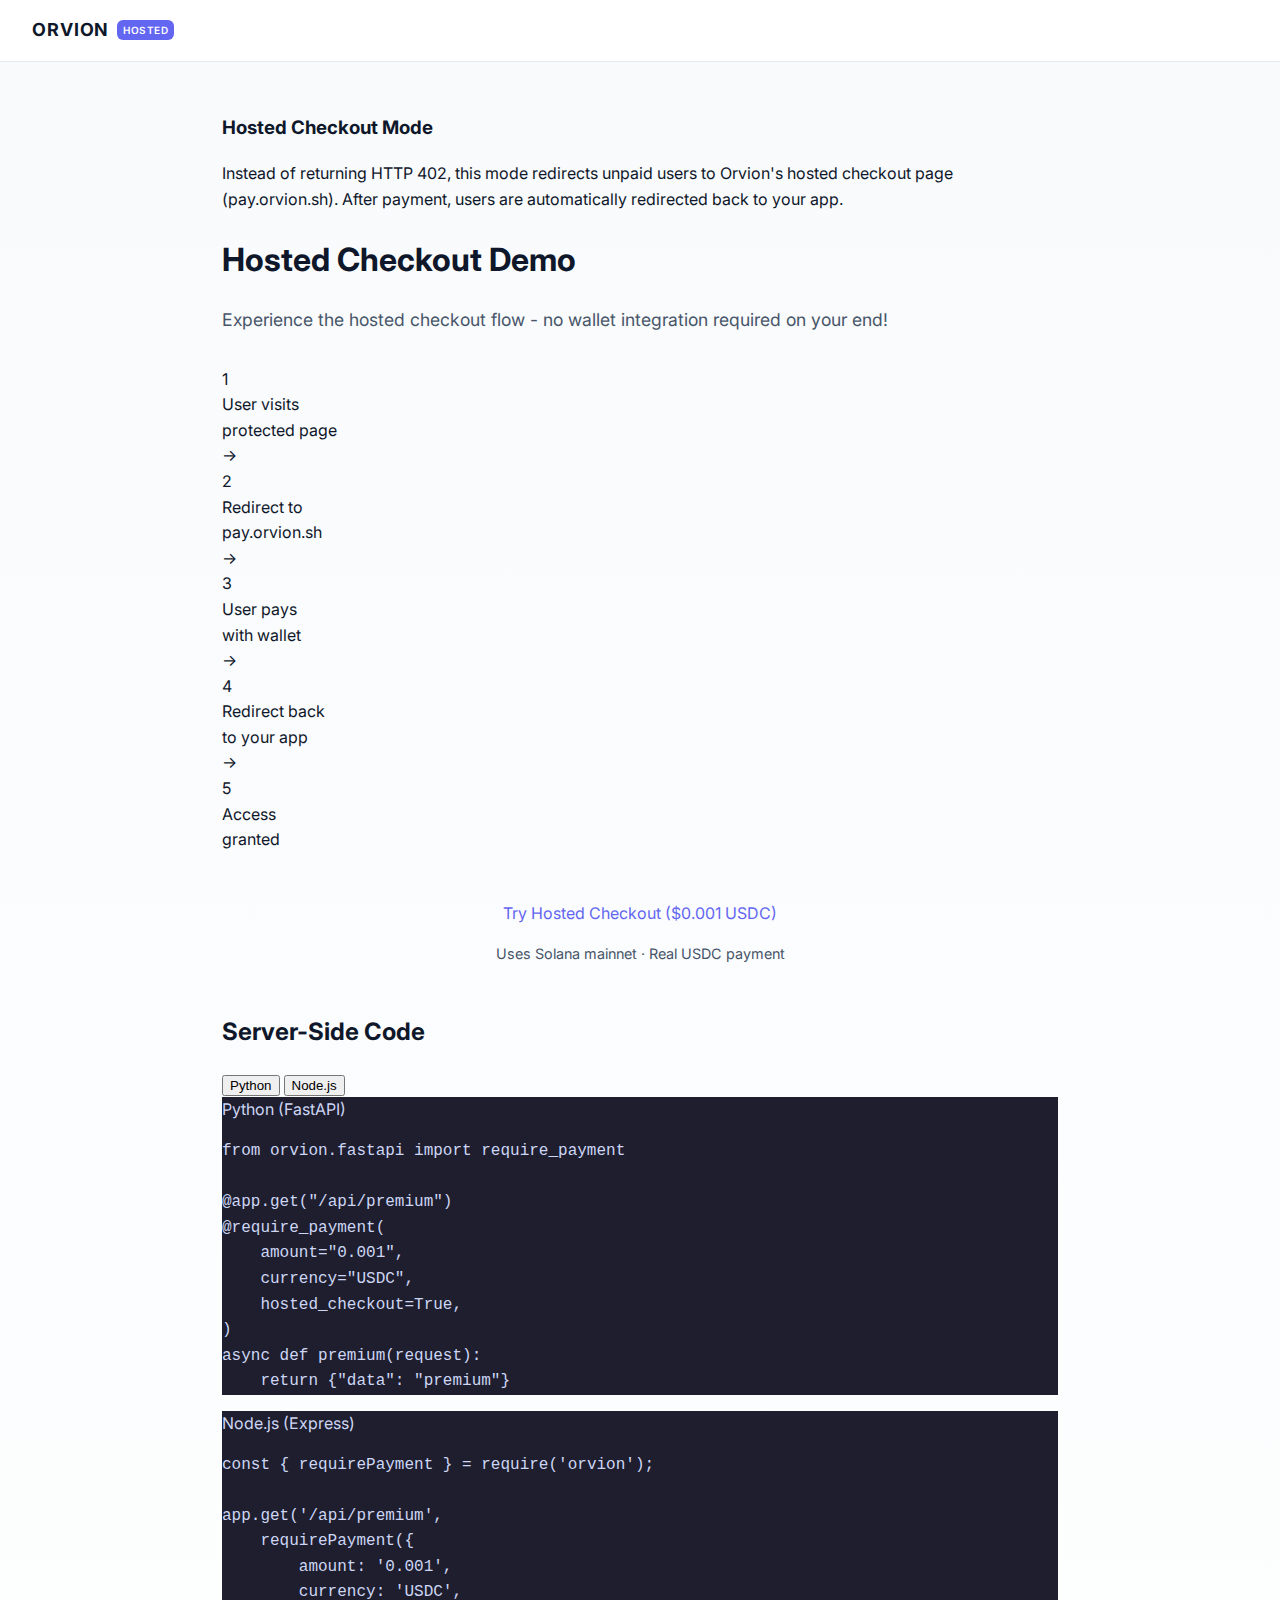
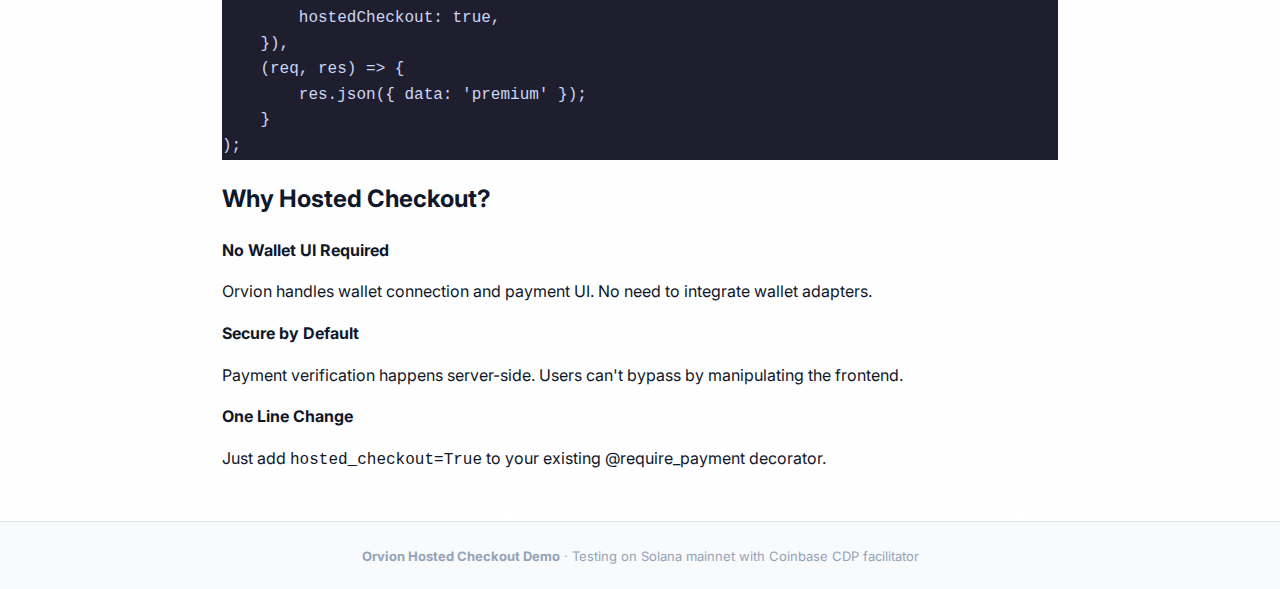
<file: hosted-checkout/static/index.html>
<!DOCTYPE html>
<html lang="en">

<head>
    <meta charset="UTF-8">
    <meta name="viewport" content="width=device-width, initial-scale=1.0">
    <title>Hosted Checkout Demo - Orvion</title>
    <link rel="stylesheet" href="/static/style.css">
    <link rel="preconnect" href="https://fonts.googleapis.com">
    <link rel="preconnect" href="https://fonts.gstatic.com" crossorigin>
    <link
        href="https://fonts.googleapis.com/css2?family=Inter:wght@400;500;600;700&family=JetBrains+Mono:wght@400;500&display=swap"
        rel="stylesheet">
</head>

<body class="light-theme">
    <!-- Header -->
    <header class="demo-header">
        <div class="header-left">
            <a href="/" class="logo-link">
                <span class="logo-text">ORVION</span>
                <span class="logo-badge">HOSTED</span>
            </a>
        </div>
    </header>

    <main class="premium-main" style="max-width: 900px; margin: 0 auto; padding: 2rem;">
        <!-- Info Box -->
        <div class="info-box hosted">
            <h3>Hosted Checkout Mode</h3>
            <p>
                Instead of returning HTTP 402, this mode redirects unpaid users to Orvion's hosted checkout page
                (pay.orvion.sh).
                After payment, users are automatically redirected back to your app.
            </p>
        </div>

        <h1>Hosted Checkout Demo</h1>
        <p style="font-size: 1.1rem; color: var(--text-secondary); margin-bottom: 2rem;">
            Experience the hosted checkout flow - no wallet integration required on your end!
        </p>

        <!-- Flow Diagram -->
        <div class="flow-diagram">
            <div class="flow-step">
                <div class="flow-step-icon">1</div>
                <div class="flow-step-label">User visits<br>protected page</div>
            </div>
            <div class="flow-arrow">→</div>
            <div class="flow-step">
                <div class="flow-step-icon">2</div>
                <div class="flow-step-label">Redirect to<br>pay.orvion.sh</div>
            </div>
            <div class="flow-arrow">→</div>
            <div class="flow-step">
                <div class="flow-step-icon">3</div>
                <div class="flow-step-label">User pays<br>with wallet</div>
            </div>
            <div class="flow-arrow">→</div>
            <div class="flow-step">
                <div class="flow-step-icon">4</div>
                <div class="flow-step-label">Redirect back<br>to your app</div>
            </div>
            <div class="flow-arrow">→</div>
            <div class="flow-step">
                <div class="flow-step-icon">5</div>
                <div class="flow-step-label">Access<br>granted</div>
            </div>
        </div>

        <!-- Try It Button -->
        <div style="text-align: center; margin: 3rem 0;">
            <a href="/api/premium" class="btn-try">
                <span></span>
                <span>Try Hosted Checkout ($0.001 USDC)</span>
            </a>
            <p style="margin-top: 1rem; color: var(--text-secondary); font-size: 0.9rem;">
                Uses Solana mainnet · Real USDC payment
            </p>
        </div>

        <!-- Code Example -->
        <h2>Server-Side Code</h2>

        <!-- Language Tabs -->
        <div class="code-tabs">
            <button class="code-tab active" data-lang="python">Python</button>
            <button class="code-tab" data-lang="nodejs">Node.js</button>
        </div>

        <div class="code-panels">
            <!-- Python Code -->
            <div class="code-panel active" id="python-code">
                <div class="code-box highlight">
                    <div class="code-box-header">Python (FastAPI)</div>
                    <pre><code><span class="kw">from</span> orvion.fastapi <span class="kw">import</span> require_payment

<span class="dec">@</span>app.get(<span class="str">"/api/premium"</span>)
<span class="dec">@</span>require_payment(
    amount=<span class="str">"0.001"</span>,
    currency=<span class="str">"USDC"</span>,
    <span class="hl">hosted_checkout=True,</span>
)
<span class="kw">async def</span> <span class="fn">premium</span>(request):
    <span class="kw">return</span> {<span class="str">"data"</span>: <span class="str">"premium"</span>}</code></pre>
                </div>
            </div>

            <!-- Node.js Code -->
            <div class="code-panel" id="nodejs-code">
                <div class="code-box highlight">
                    <div class="code-box-header">Node.js (Express)</div>
                    <pre><code><span class="kw">const</span> { requirePayment } = <span class="fn">require</span>(<span class="str">'orvion'</span>);

app.<span class="fn">get</span>(<span class="str">'/api/premium'</span>, 
    <span class="fn">requirePayment</span>({
        amount: <span class="str">'0.001'</span>,
        currency: <span class="str">'USDC'</span>,
        <span class="hl">hostedCheckout: true,</span>
    }),
    (req, res) => {
        res.<span class="fn">json</span>({ <span class="str">data</span>: <span class="str">'premium'</span> });
    }
);</code></pre>
                </div>
            </div>
        </div>

        <!-- Benefits -->
        <h2>Why Hosted Checkout?</h2>
        <div class="benefits-grid">
            <div class="benefit-item">
                <span class="benefit-icon"></span>
                <div>
                    <strong>No Wallet UI Required</strong>
                    <p>Orvion handles wallet connection and payment UI. No need to integrate wallet adapters.</p>
                </div>
            </div>
            <div class="benefit-item">
                <span class="benefit-icon"></span>
                <div>
                    <strong>Secure by Default</strong>
                    <p>Payment verification happens server-side. Users can't bypass by manipulating the frontend.</p>
                </div>
            </div>
            <div class="benefit-item">
                <span class="benefit-icon"></span>
                <div>
                    <strong>One Line Change</strong>
                    <p>Just add <code>hosted_checkout=True</code> to your existing @require_payment decorator.</p>
                </div>
            </div>
        </div>
    </main>

    <!-- Footer -->
    <footer class="demo-footer">
        <p>
            <strong>Orvion Hosted Checkout Demo</strong> ·
            Testing on Solana mainnet with Coinbase CDP facilitator
        </p>
    </footer>

    <script>
        // Code tab switching
        document.querySelectorAll('.code-tab').forEach(tab => {
            tab.addEventListener('click', () => {
                const lang = tab.dataset.lang;

                // Update tabs
                document.querySelectorAll('.code-tab').forEach(t => t.classList.remove('active'));
                tab.classList.add('active');

                // Update panels
                document.querySelectorAll('.code-panel').forEach(p => p.classList.remove('active'));
                document.getElementById(`${lang}-code`)?.classList.add('active');
            });
        });
    </script>
</body>

</html>
</file>
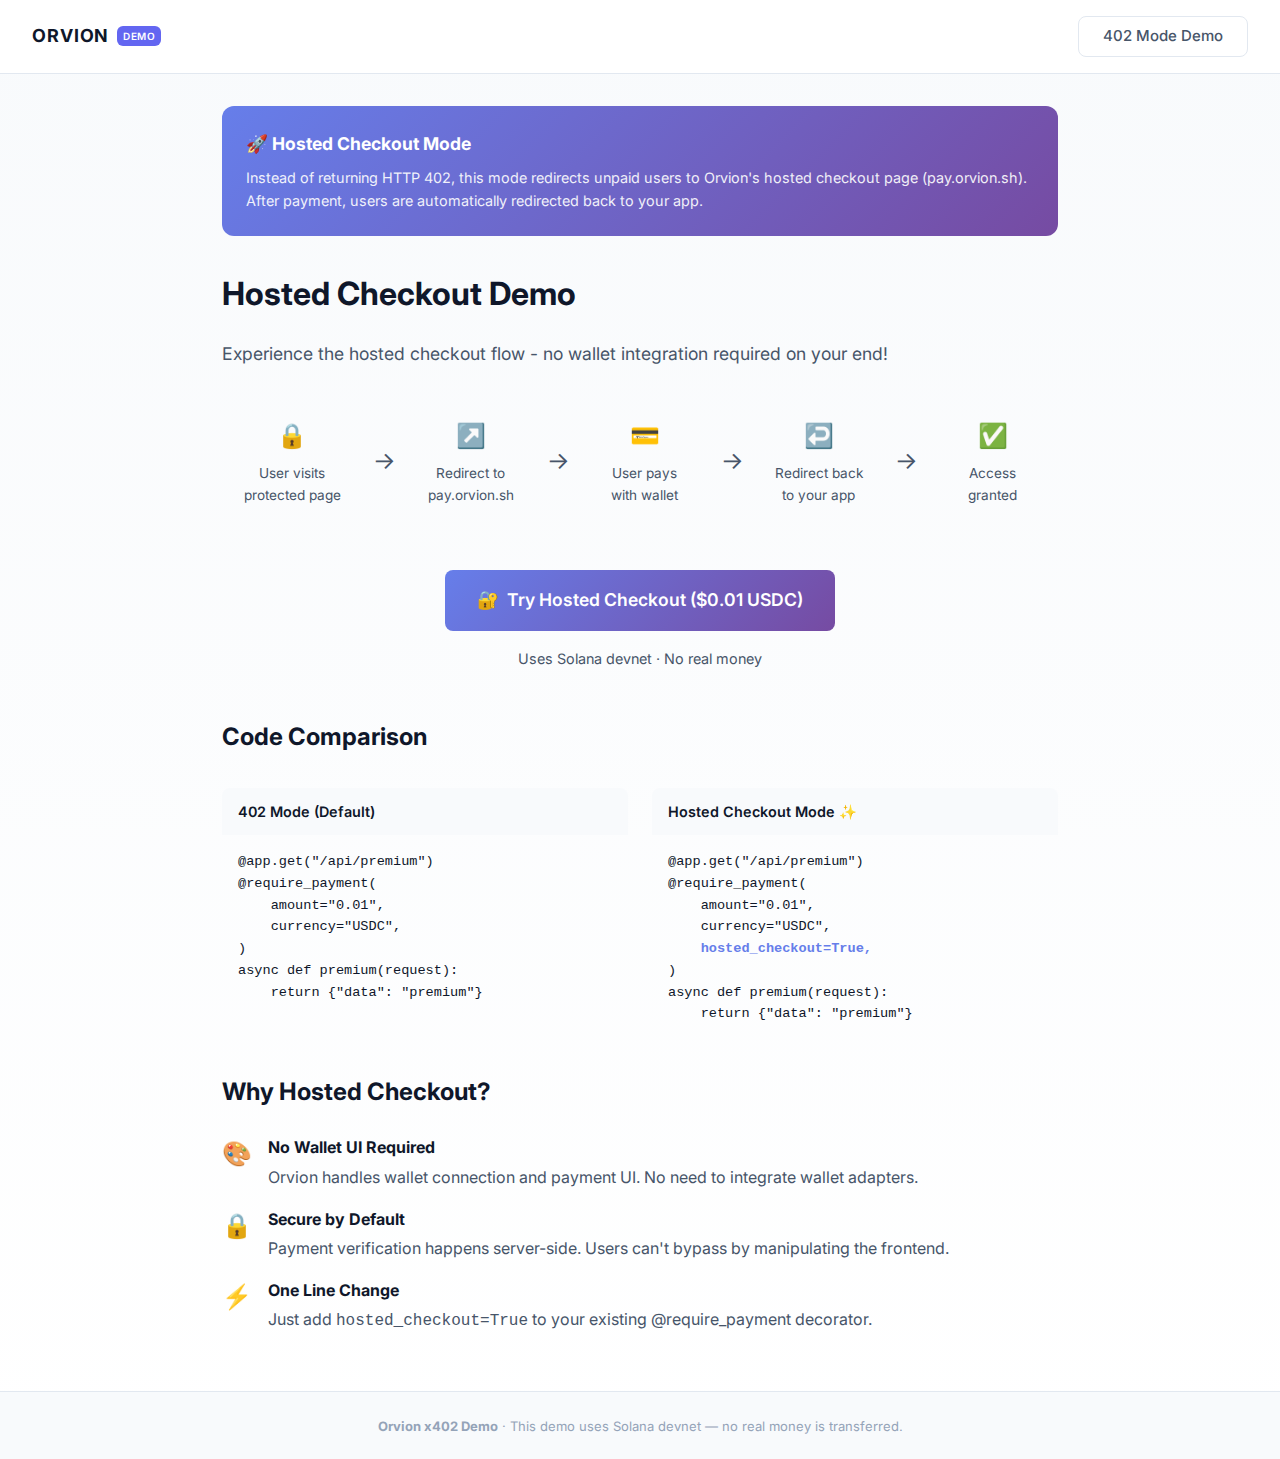
<file: static/premium-hosted.html>
<!DOCTYPE html>
<html lang="en">
<head>
    <meta charset="UTF-8">
    <meta name="viewport" content="width=device-width, initial-scale=1.0">
    <title>Hosted Checkout Demo - Orvion</title>
    <link rel="stylesheet" href="/static/style.css">
    <link rel="preconnect" href="https://fonts.googleapis.com">
    <link rel="preconnect" href="https://fonts.gstatic.com" crossorigin>
    <link href="https://fonts.googleapis.com/css2?family=Inter:wght@400;500;600;700&family=JetBrains+Mono:wght@400;500&display=swap" rel="stylesheet">
    <style>
        .hosted-checkout-info {
            background: linear-gradient(135deg, #667eea 0%, #764ba2 100%);
            color: white;
            padding: 1.5rem;
            border-radius: 12px;
            margin-bottom: 2rem;
        }
        .hosted-checkout-info h3 {
            margin: 0 0 0.5rem 0;
            font-size: 1.1rem;
        }
        .hosted-checkout-info p {
            margin: 0;
            opacity: 0.9;
            font-size: 0.9rem;
        }
        .flow-diagram {
            display: flex;
            align-items: center;
            justify-content: center;
            gap: 1rem;
            margin: 2rem 0;
            flex-wrap: wrap;
        }
        .flow-step {
            background: var(--card-bg);
            border: 1px solid var(--border-color);
            border-radius: 8px;
            padding: 1rem;
            text-align: center;
            min-width: 120px;
        }
        .flow-step-icon {
            font-size: 1.5rem;
            margin-bottom: 0.5rem;
        }
        .flow-step-label {
            font-size: 0.85rem;
            color: var(--text-secondary);
        }
        .flow-arrow {
            font-size: 1.5rem;
            color: var(--text-secondary);
        }
        .try-button {
            display: inline-flex;
            align-items: center;
            gap: 0.5rem;
            background: linear-gradient(135deg, #667eea 0%, #764ba2 100%);
            color: white;
            padding: 1rem 2rem;
            border-radius: 8px;
            font-size: 1.1rem;
            font-weight: 600;
            text-decoration: none;
            transition: transform 0.2s, box-shadow 0.2s;
        }
        .try-button:hover {
            transform: translateY(-2px);
            box-shadow: 0 4px 20px rgba(102, 126, 234, 0.4);
        }
        .success-banner {
            background: #10b981;
            color: white;
            padding: 1rem;
            border-radius: 8px;
            margin-bottom: 2rem;
            display: flex;
            align-items: center;
            gap: 0.75rem;
        }
        .success-banner.hidden {
            display: none;
        }
        .code-comparison {
            display: grid;
            grid-template-columns: 1fr 1fr;
            gap: 1.5rem;
            margin: 2rem 0;
        }
        @media (max-width: 768px) {
            .code-comparison {
                grid-template-columns: 1fr;
            }
        }
        .code-box {
            background: var(--card-bg);
            border: 1px solid var(--border-color);
            border-radius: 8px;
            overflow: hidden;
        }
        .code-box-header {
            background: var(--bg-secondary);
            padding: 0.75rem 1rem;
            border-bottom: 1px solid var(--border-color);
            font-weight: 600;
            font-size: 0.9rem;
        }
        .code-box pre {
            margin: 0;
            padding: 1rem;
            font-size: 0.85rem;
            overflow-x: auto;
        }
    </style>
</head>
<body class="light-theme">
    <!-- Header -->
    <header class="demo-header">
        <div class="header-left">
            <a href="/" class="logo-link">
                <span class="logo-text">ORVION</span>
                <span class="logo-badge">DEMO</span>
            </a>
        </div>
        <div class="header-right">
            <a href="/premium" class="btn btn-ghost">402 Mode Demo</a>
        </div>
    </header>

    <main class="premium-main" style="max-width: 900px; margin: 0 auto; padding: 2rem;">
        <!-- Success Banner (shown after payment) -->
        <div id="success-banner" class="success-banner hidden">
            <span style="font-size: 1.5rem;">✓</span>
            <div>
                <strong>Payment Successful!</strong>
                <p style="margin: 0; opacity: 0.9; font-size: 0.9rem;">You've been redirected back after completing payment on pay.orvion.sh</p>
            </div>
        </div>

        <!-- Info Box -->
        <div class="hosted-checkout-info">
            <h3>🚀 Hosted Checkout Mode</h3>
            <p>
                Instead of returning HTTP 402, this mode redirects unpaid users to Orvion's hosted checkout page (pay.orvion.sh).
                After payment, users are automatically redirected back to your app.
            </p>
        </div>

        <h1>Hosted Checkout Demo</h1>
        <p style="font-size: 1.1rem; color: var(--text-secondary); margin-bottom: 2rem;">
            Experience the hosted checkout flow - no wallet integration required on your end!
        </p>

        <!-- Flow Diagram -->
        <div class="flow-diagram">
            <div class="flow-step">
                <div class="flow-step-icon">🔒</div>
                <div class="flow-step-label">User visits<br>protected page</div>
            </div>
            <div class="flow-arrow">→</div>
            <div class="flow-step">
                <div class="flow-step-icon">↗️</div>
                <div class="flow-step-label">Redirect to<br>pay.orvion.sh</div>
            </div>
            <div class="flow-arrow">→</div>
            <div class="flow-step">
                <div class="flow-step-icon">💳</div>
                <div class="flow-step-label">User pays<br>with wallet</div>
            </div>
            <div class="flow-arrow">→</div>
            <div class="flow-step">
                <div class="flow-step-icon">↩️</div>
                <div class="flow-step-label">Redirect back<br>to your app</div>
            </div>
            <div class="flow-arrow">→</div>
            <div class="flow-step">
                <div class="flow-step-icon">✅</div>
                <div class="flow-step-label">Access<br>granted</div>
            </div>
        </div>

        <!-- Try It Button -->
        <div style="text-align: center; margin: 3rem 0;">
            <a href="/api/premium-hosted" class="try-button">
                <span>🔐</span>
                <span>Try Hosted Checkout ($0.01 USDC)</span>
            </a>
            <p style="margin-top: 1rem; color: var(--text-secondary); font-size: 0.9rem;">
                Uses Solana devnet · No real money
            </p>
        </div>

        <!-- Code Comparison -->
        <h2>Code Comparison</h2>
        <div class="code-comparison">
            <div class="code-box">
                <div class="code-box-header">402 Mode (Default)</div>
                <pre><code>@app.get("/api/premium")
@require_payment(
    amount="0.01",
    currency="USDC",
)
async def premium(request):
    return {"data": "premium"}</code></pre>
            </div>
            <div class="code-box">
                <div class="code-box-header">Hosted Checkout Mode ✨</div>
                <pre><code>@app.get("/api/premium")
@require_payment(
    amount="0.01",
    currency="USDC",
    <strong style="color: #667eea;">hosted_checkout=True,</strong>
)
async def premium(request):
    return {"data": "premium"}</code></pre>
            </div>
        </div>

        <!-- Benefits -->
        <h2>Why Hosted Checkout?</h2>
        <div style="display: grid; gap: 1rem; margin: 1.5rem 0;">
            <div style="display: flex; align-items: flex-start; gap: 1rem;">
                <span style="font-size: 1.5rem;">🎨</span>
                <div>
                    <strong>No Wallet UI Required</strong>
                    <p style="margin: 0.25rem 0 0 0; color: var(--text-secondary);">
                        Orvion handles wallet connection and payment UI. No need to integrate wallet adapters.
                    </p>
                </div>
            </div>
            <div style="display: flex; align-items: flex-start; gap: 1rem;">
                <span style="font-size: 1.5rem;">🔒</span>
                <div>
                    <strong>Secure by Default</strong>
                    <p style="margin: 0.25rem 0 0 0; color: var(--text-secondary);">
                        Payment verification happens server-side. Users can't bypass by manipulating the frontend.
                    </p>
                </div>
            </div>
            <div style="display: flex; align-items: flex-start; gap: 1rem;">
                <span style="font-size: 1.5rem;">⚡</span>
                <div>
                    <strong>One Line Change</strong>
                    <p style="margin: 0.25rem 0 0 0; color: var(--text-secondary);">
                        Just add <code>hosted_checkout=True</code> to your existing @require_payment decorator.
                    </p>
                </div>
            </div>
        </div>
    </main>

    <!-- Footer -->
    <footer class="demo-footer">
        <p>
            <strong>Orvion x402 Demo</strong> · 
            This demo uses Solana devnet — no real money is transferred.
        </p>
    </footer>

    <script>
        // Check if we just returned from payment
        const urlParams = new URLSearchParams(window.location.search);
        const chargeId = urlParams.get('charge_id');
        
        if (chargeId) {
            // Show success banner
            document.getElementById('success-banner').classList.remove('hidden');
            
            // Clean up URL (remove query params)
            const cleanUrl = window.location.pathname;
            window.history.replaceState({}, document.title, cleanUrl);
        }
    </script>
</body>
</html>
</file>
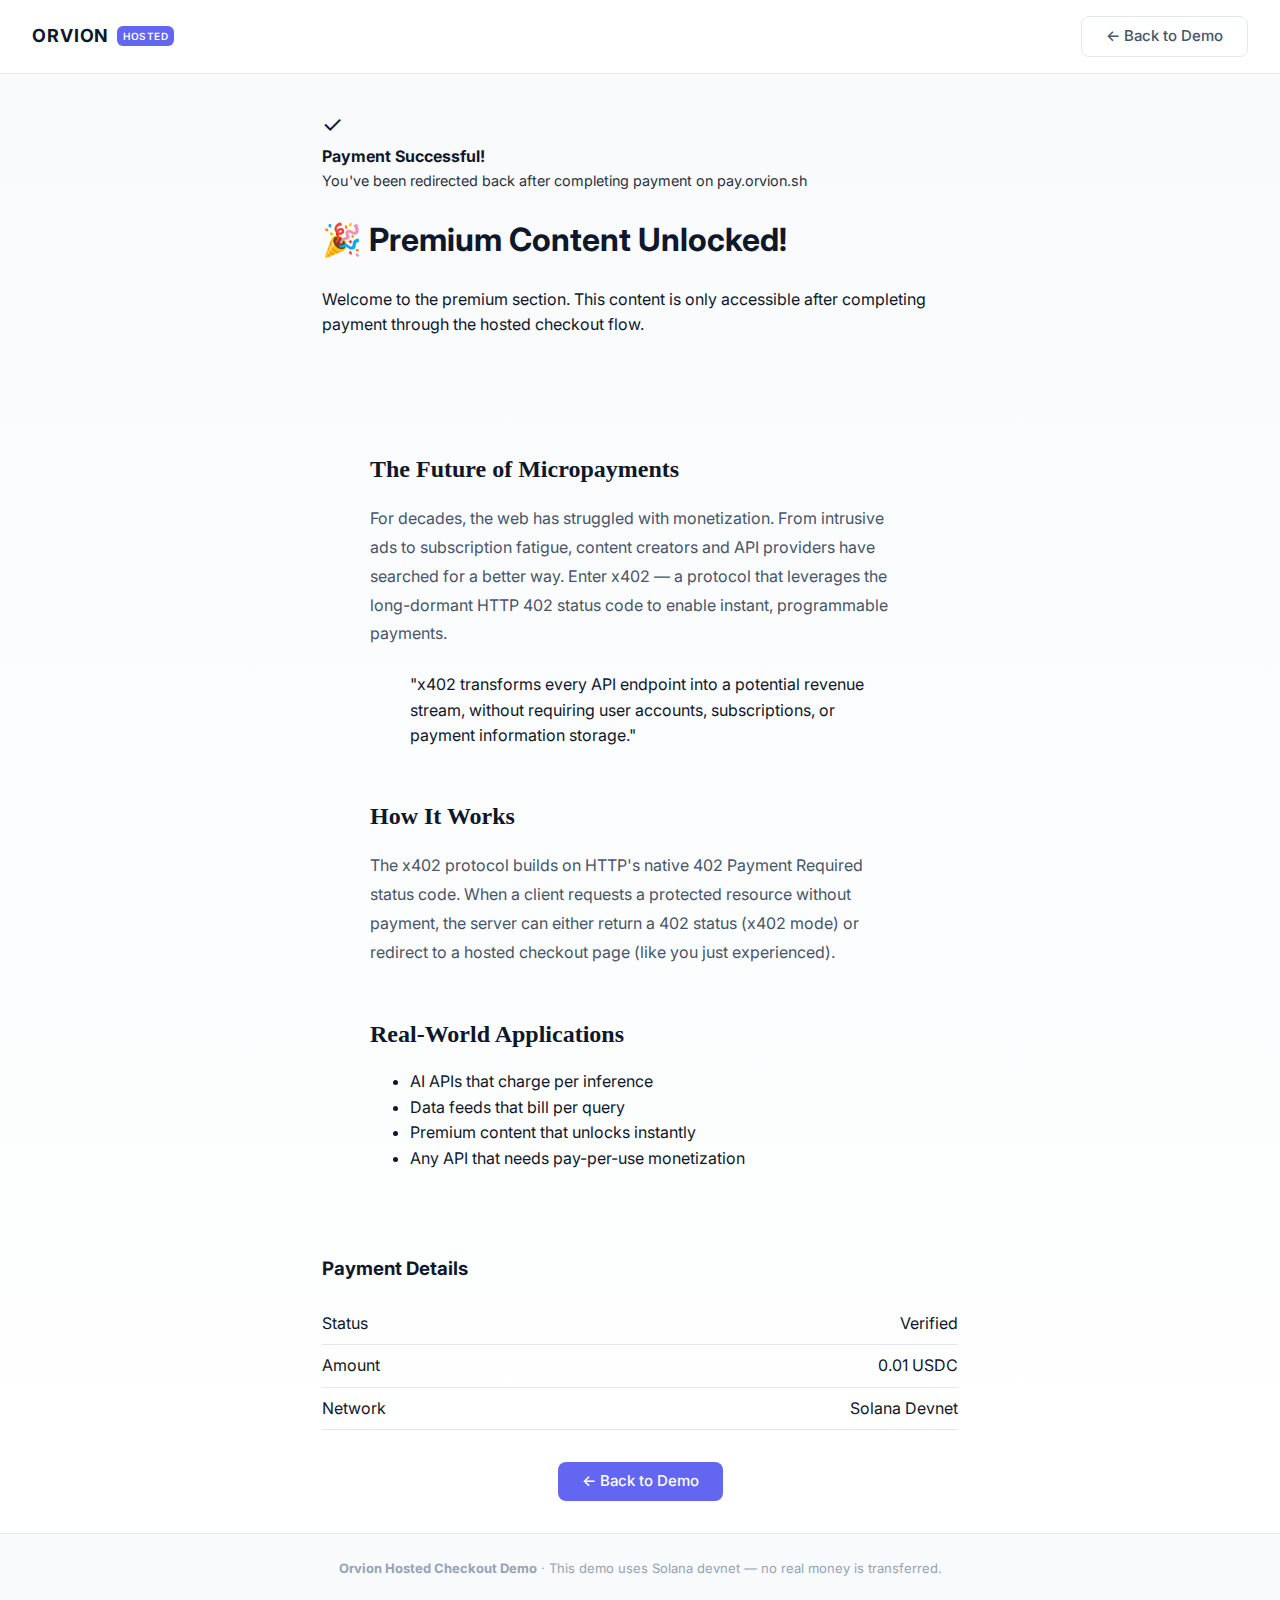
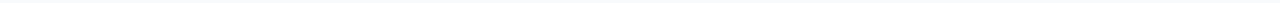
<file: hosted-checkout/static/premium.html>
<!DOCTYPE html>
<html lang="en">
<head>
    <meta charset="UTF-8">
    <meta name="viewport" content="width=device-width, initial-scale=1.0">
    <title>Premium Content - Orvion</title>
    <link rel="stylesheet" href="/static/style.css">
    <link rel="preconnect" href="https://fonts.googleapis.com">
    <link rel="preconnect" href="https://fonts.gstatic.com" crossorigin>
    <link href="https://fonts.googleapis.com/css2?family=Inter:wght@400;500;600;700&display=swap" rel="stylesheet">
</head>
<body class="light-theme">
    <!-- Header -->
    <header class="demo-header">
        <div class="header-left">
            <a href="/" class="logo-link">
                <span class="logo-text">ORVION</span>
                <span class="logo-badge">HOSTED</span>
            </a>
        </div>
        <div class="header-right">
            <a href="/" class="btn btn-ghost">← Back to Demo</a>
        </div>
    </header>

    <main class="premium-main" style="max-width: 700px; margin: 0 auto; padding: 2rem;">
        <!-- Success Banner -->
        <div id="success-banner" class="success-banner">
            <span style="font-size: 1.5rem;">✓</span>
            <div>
                <strong>Payment Successful!</strong>
                <p style="margin: 0; opacity: 0.9; font-size: 0.9rem;">You've been redirected back after completing payment on pay.orvion.sh</p>
            </div>
        </div>

        <!-- Premium Content -->
        <div class="content-box">
            <h1>🎉 Premium Content Unlocked!</h1>
            <p class="lead">
                Welcome to the premium section. This content is only accessible after completing payment through the hosted checkout flow.
            </p>
            
            <div class="article-content">
                <h2>The Future of Micropayments</h2>
                <p>
                    For decades, the web has struggled with monetization. From intrusive ads to subscription fatigue, 
                    content creators and API providers have searched for a better way. Enter x402 — a protocol that 
                    leverages the long-dormant HTTP 402 status code to enable instant, programmable payments.
                </p>
                
                <blockquote>
                    "x402 transforms every API endpoint into a potential revenue stream, without requiring 
                    user accounts, subscriptions, or payment information storage."
                </blockquote>
                
                <h2>How It Works</h2>
                <p>
                    The x402 protocol builds on HTTP's native 402 Payment Required status code. When a client 
                    requests a protected resource without payment, the server can either return a 402 status 
                    (x402 mode) or redirect to a hosted checkout page (like you just experienced).
                </p>
                
                <h2>Real-World Applications</h2>
                <ul>
                    <li>AI APIs that charge per inference</li>
                    <li>Data feeds that bill per query</li>
                    <li>Premium content that unlocks instantly</li>
                    <li>Any API that needs pay-per-use monetization</li>
                </ul>
            </div>
        </div>

        <!-- Payment Details -->
        <div class="details-box" id="payment-details">
            <h3>Payment Details</h3>
            <div class="detail-row">
                <span>Status</span>
                <span class="status-badge success">Verified</span>
            </div>
            <div class="detail-row">
                <span>Amount</span>
                <span>0.01 USDC</span>
            </div>
            <div class="detail-row">
                <span>Network</span>
                <span>Solana Devnet</span>
            </div>
            <div class="detail-row" id="charge-id-row" style="display: none;">
                <span>Charge ID</span>
                <code id="charge-id">-</code>
            </div>
        </div>

        <!-- Try Again -->
        <div style="text-align: center; margin-top: 2rem;">
            <a href="/" class="btn btn-primary">← Back to Demo</a>
        </div>
    </main>

    <!-- Footer -->
    <footer class="demo-footer">
        <p>
            <strong>Orvion Hosted Checkout Demo</strong> · 
            This demo uses Solana devnet — no real money is transferred.
        </p>
    </footer>

    <script>
        // Extract charge_id from URL if present
        const urlParams = new URLSearchParams(window.location.search);
        const chargeId = urlParams.get('charge_id');
        
        if (chargeId) {
            document.getElementById('charge-id').textContent = chargeId.slice(0, 8) + '...';
            document.getElementById('charge-id-row').style.display = 'flex';
            
            // Clean up URL
            window.history.replaceState({}, document.title, '/premium');
        }
    </script>
</body>
</html>
</file>
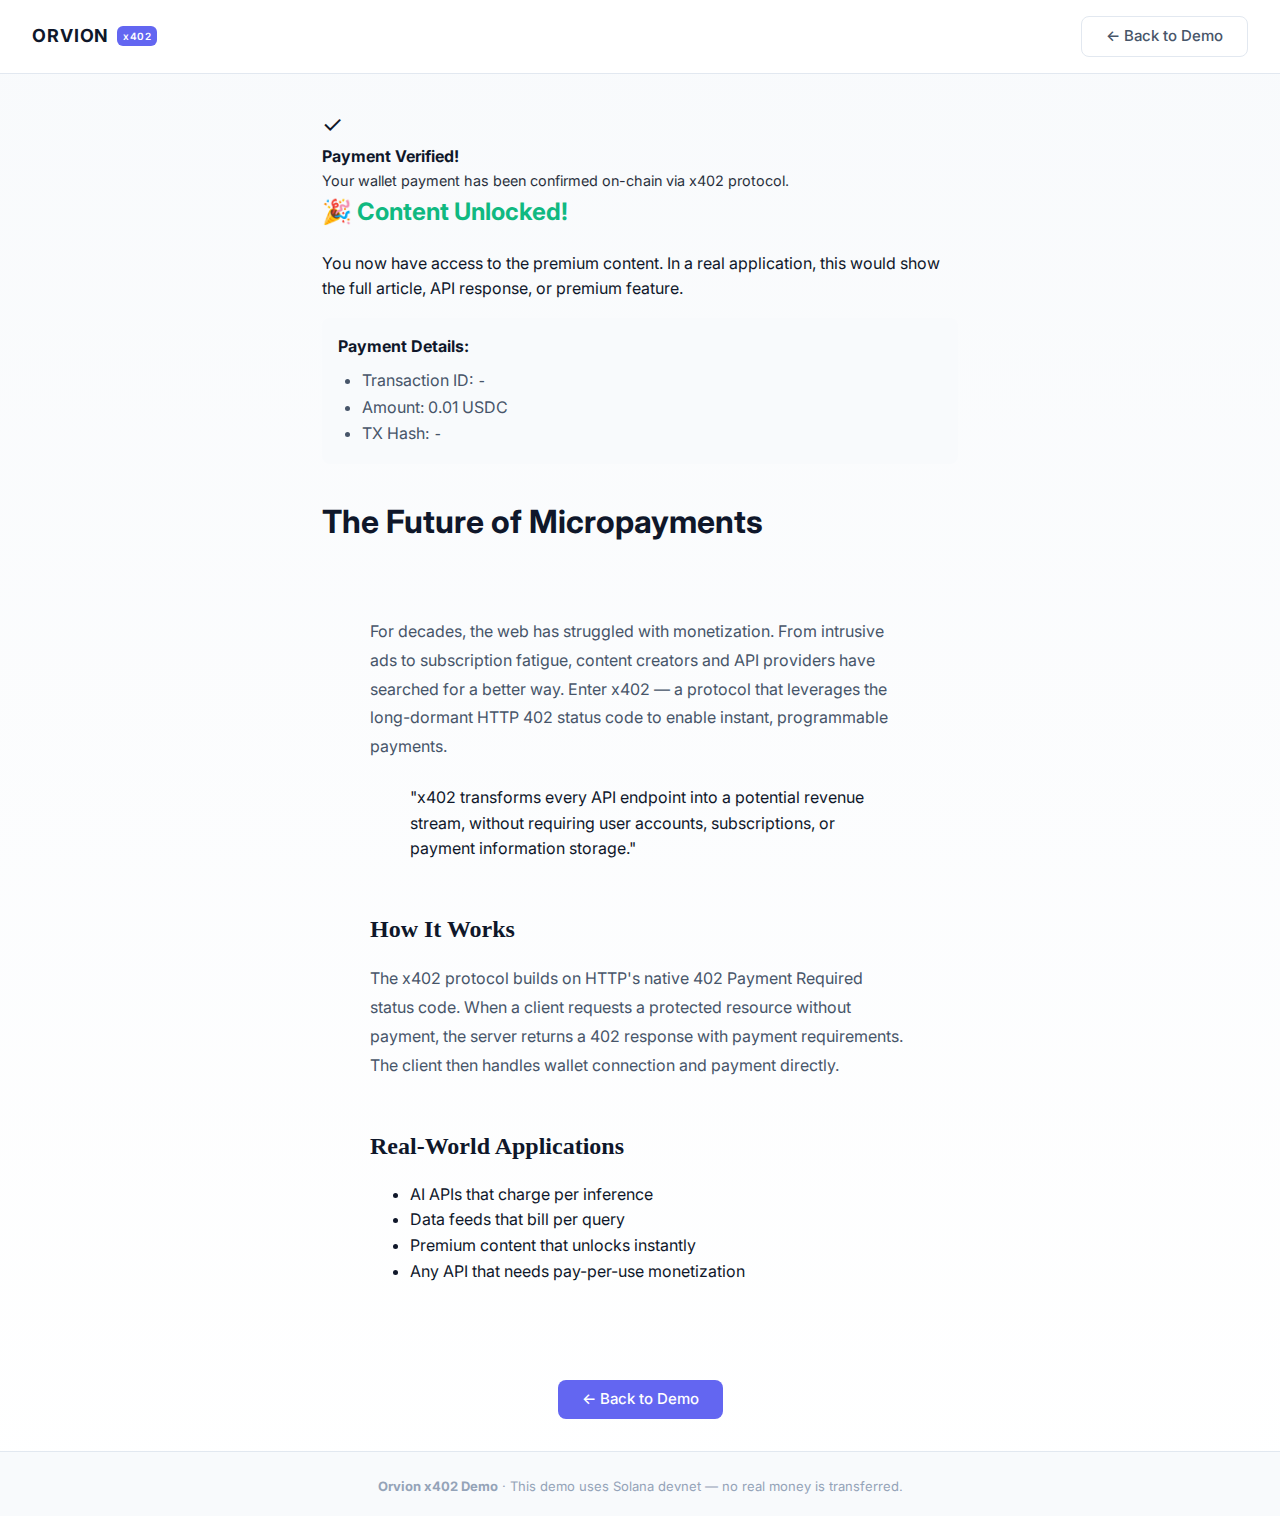
<file: x402-mode/static/premium.html>
<!DOCTYPE html>
<html lang="en">
<head>
    <meta charset="UTF-8">
    <meta name="viewport" content="width=device-width, initial-scale=1.0">
    <title>Premium Content - Orvion x402</title>
    <link rel="stylesheet" href="/static/style.css">
    <link rel="preconnect" href="https://fonts.googleapis.com">
    <link rel="preconnect" href="https://fonts.gstatic.com" crossorigin>
    <link href="https://fonts.googleapis.com/css2?family=Inter:wght@400;500;600;700&display=swap" rel="stylesheet">
</head>
<body class="light-theme">
    <!-- Header -->
    <header class="demo-header">
        <div class="header-left">
            <a href="/" class="logo-link">
                <span class="logo-text">ORVION</span>
                <span class="logo-badge">x402</span>
            </a>
        </div>
        <div class="header-right">
            <a href="/" class="btn btn-ghost">← Back to Demo</a>
        </div>
    </header>

    <main class="premium-main" style="max-width: 700px; margin: 0 auto; padding: 2rem;">
        <!-- Success Banner -->
        <div id="success-banner" class="success-banner">
            <span style="font-size: 1.5rem;">✓</span>
            <div>
                <strong>Payment Verified!</strong>
                <p style="margin: 0; opacity: 0.9; font-size: 0.9rem;">Your wallet payment has been confirmed on-chain via x402 protocol.</p>
            </div>
        </div>

        <!-- Unlocked Content Box -->
        <div class="unlocked-box">
            <h2 style="color: #10b981; margin-top: 0;">🎉 Content Unlocked!</h2>
            <p>You now have access to the premium content. In a real application, this would show the full article, API response, or premium feature.</p>
            
            <div style="background: var(--bg-secondary); border-radius: 8px; padding: 1rem; margin-top: 1rem;">
                <strong>Payment Details:</strong>
                <ul style="margin: 0.5rem 0 0 0; padding-left: 1.5rem; color: var(--text-secondary);">
                    <li>Transaction ID: <code id="txn-id">-</code></li>
                    <li>Amount: <span id="paid-amount">0.01</span> USDC</li>
                    <li>TX Hash: <code id="tx-hash">-</code> <a id="tx-hash-link" href="#" target="_blank" style="font-size: 0.85rem; margin-left: 0.5rem;">View on Solscan ↗</a></li>
                </ul>
            </div>
        </div>

        <!-- Premium Content -->
        <div class="content-box" style="margin-top: 2rem;">
            <h1>The Future of Micropayments</h1>
            
            <div class="article-content">
                <p>
                    For decades, the web has struggled with monetization. From intrusive ads to subscription fatigue, 
                    content creators and API providers have searched for a better way. Enter x402 — a protocol that 
                    leverages the long-dormant HTTP 402 status code to enable instant, programmable payments.
                </p>
                
                <blockquote>
                    "x402 transforms every API endpoint into a potential revenue stream, without requiring 
                    user accounts, subscriptions, or payment information storage."
                </blockquote>
                
                <h2>How It Works</h2>
                <p>
                    The x402 protocol builds on HTTP's native 402 Payment Required status code. When a client 
                    requests a protected resource without payment, the server returns a 402 response with 
                    payment requirements. The client then handles wallet connection and payment directly.
                </p>
                
                <h2>Real-World Applications</h2>
                <ul>
                    <li>AI APIs that charge per inference</li>
                    <li>Data feeds that bill per query</li>
                    <li>Premium content that unlocks instantly</li>
                    <li>Any API that needs pay-per-use monetization</li>
                </ul>
            </div>
        </div>

        <!-- Try Again -->
        <div style="text-align: center; margin-top: 2rem;">
            <a href="/" class="btn btn-primary">← Back to Demo</a>
        </div>
    </main>

    <!-- Footer -->
    <footer class="demo-footer">
        <p>
            <strong>Orvion x402 Demo</strong> · 
            This demo uses Solana devnet — no real money is transferred.
        </p>
    </footer>

    <script>
        // Extract payment details from URL
        const urlParams = new URLSearchParams(window.location.search);
        const chargeId = urlParams.get('charge_id');
        const txHash = urlParams.get('tx_hash');
        const amount = urlParams.get('amount');
        const status = urlParams.get('status');
        
        // Update display
        if (chargeId) {
            document.getElementById('txn-id').textContent = chargeId.length > 20 
                ? chargeId.slice(0, 8) + '...' + chargeId.slice(-8) 
                : chargeId;
        }
        
        if (amount) {
            document.getElementById('paid-amount').textContent = amount;
        }
        
        if (txHash) {
            const shortTxHash = txHash.length > 20 
                ? txHash.slice(0, 8) + '...' + txHash.slice(-8) 
                : txHash;
            document.getElementById('tx-hash').textContent = shortTxHash;
            document.getElementById('tx-hash-link').href = `https://solscan.io/tx/${txHash}?cluster=devnet`;
            document.getElementById('tx-hash-link').style.display = 'inline';
        } else {
            document.getElementById('tx-hash-link').style.display = 'none';
        }
        
        // Clean up URL (optional - keeps it cleaner)
        // window.history.replaceState({}, document.title, '/premium');
    </script>
</body>
</html>
</file>
<file: static/style.css>
/**
 * Meshpay x402 Demo - Stylesheet
 * Modern light theme with blur effects
 */

/* ==========================================================================
   CSS Variables
   ========================================================================== */

:root {
    /* Colors - Light Theme */
    --bg-primary: #ffffff;
    --bg-secondary: #f8fafc;
    --bg-tertiary: #f1f5f9;
    --bg-overlay: rgba(255, 255, 255, 0.95);
    
    --text-primary: #0f172a;
    --text-secondary: #475569;
    --text-tertiary: #94a3b8;
    --text-inverse: #ffffff;
    
    --accent-primary: #6366f1;
    --accent-primary-hover: #4f46e5;
    --accent-secondary: #8b5cf6;
    --accent-success: #10b981;
    --accent-warning: #f59e0b;
    --accent-error: #ef4444;
    
    --border-light: #e2e8f0;
    --border-medium: #cbd5e1;
    
    /* Shadows */
    --shadow-sm: 0 1px 2px rgba(0, 0, 0, 0.05);
    --shadow-md: 0 4px 6px -1px rgba(0, 0, 0, 0.1), 0 2px 4px -1px rgba(0, 0, 0, 0.06);
    --shadow-lg: 0 10px 15px -3px rgba(0, 0, 0, 0.1), 0 4px 6px -2px rgba(0, 0, 0, 0.05);
    --shadow-xl: 0 20px 25px -5px rgba(0, 0, 0, 0.1), 0 10px 10px -5px rgba(0, 0, 0, 0.04);
    
    /* Typography */
    --font-sans: 'Inter', -apple-system, BlinkMacSystemFont, 'Segoe UI', Roboto, sans-serif;
    --font-serif: 'Merriweather', Georgia, serif;
    --font-mono: 'SF Mono', 'Fira Code', monospace;
    
    /* Spacing */
    --space-xs: 0.25rem;
    --space-sm: 0.5rem;
    --space-md: 1rem;
    --space-lg: 1.5rem;
    --space-xl: 2rem;
    --space-2xl: 3rem;
    --space-3xl: 4rem;
    
    /* Border Radius */
    --radius-sm: 0.375rem;
    --radius-md: 0.5rem;
    --radius-lg: 0.75rem;
    --radius-xl: 1rem;
    --radius-full: 9999px;
    
    /* Transitions */
    --transition-fast: 150ms ease;
    --transition-normal: 200ms ease;
    --transition-slow: 300ms ease;
}

/* ==========================================================================
   Base Styles
   ========================================================================== */

*, *::before, *::after {
    box-sizing: border-box;
}

html {
    font-size: 16px;
    -webkit-font-smoothing: antialiased;
    -moz-osx-font-smoothing: grayscale;
}

body {
    margin: 0;
    padding: 0;
    font-family: var(--font-sans);
    font-size: 1rem;
    line-height: 1.6;
    color: var(--text-primary);
    background: var(--bg-primary);
}

body.light-theme {
    background: linear-gradient(180deg, var(--bg-secondary) 0%, var(--bg-primary) 100%);
    min-height: 100vh;
}

a {
    color: var(--accent-primary);
    text-decoration: none;
    transition: color var(--transition-fast);
}

a:hover {
    color: var(--accent-primary-hover);
}

/* ==========================================================================
   Buttons
   ========================================================================== */

.btn {
    display: inline-flex;
    align-items: center;
    justify-content: center;
    gap: var(--space-sm);
    padding: var(--space-sm) var(--space-lg);
    font-family: var(--font-sans);
    font-size: 0.9375rem;
    font-weight: 500;
    line-height: 1.5;
    border: none;
    border-radius: var(--radius-md);
    cursor: pointer;
    transition: all var(--transition-fast);
    text-decoration: none;
}

.btn:disabled {
    opacity: 0.6;
    cursor: not-allowed;
}

.btn-primary {
    background: var(--accent-primary);
    color: var(--text-inverse);
}

.btn-primary:hover:not(:disabled) {
    background: var(--accent-primary-hover);
    transform: translateY(-1px);
    box-shadow: var(--shadow-md);
}

.btn-ghost {
    background: transparent;
    color: var(--text-secondary);
    border: 1px solid var(--border-light);
}

.btn-ghost:hover:not(:disabled) {
    background: var(--bg-tertiary);
    border-color: var(--border-medium);
}

.btn-wallet {
    background: var(--bg-primary);
    color: var(--text-primary);
    border: 1px solid var(--border-medium);
    padding: var(--space-sm) var(--space-md);
}

.btn-wallet:hover:not(:disabled) {
    background: var(--bg-tertiary);
    border-color: var(--accent-primary);
}

.btn-small {
    padding: var(--space-xs) var(--space-sm);
    font-size: 0.8125rem;
}

.btn-large {
    padding: var(--space-md) var(--space-xl);
    font-size: 1rem;
}

.btn-xl {
    padding: var(--space-lg) var(--space-2xl);
    font-size: 1.125rem;
    border-radius: var(--radius-lg);
}

.wallet-icon {
    width: 18px;
    height: 18px;
}

.btn-icon-img {
    width: 20px;
    height: 20px;
}

/* ==========================================================================
   Landing Page
   ========================================================================== */

.landing-page {
    display: flex;
    flex-direction: column;
    min-height: 100vh;
}

.landing-main {
    flex: 1;
    display: flex;
    align-items: center;
    justify-content: center;
    padding: var(--space-2xl);
}

.landing-content {
    text-align: center;
    max-width: 600px;
}

.landing-logo {
    display: flex;
    align-items: center;
    justify-content: center;
    gap: var(--space-sm);
    margin-bottom: var(--space-xl);
}

.logo-mark {
    font-size: 2.5rem;
    color: var(--accent-primary);
}

.logo-text {
    font-size: 1.75rem;
    font-weight: 700;
    letter-spacing: 0.05em;
    color: var(--text-primary);
}

.landing-title {
    font-size: 2.5rem;
    font-weight: 700;
    color: var(--text-primary);
    margin: 0 0 var(--space-md);
    line-height: 1.2;
}

.landing-subtitle {
    font-size: 1.125rem;
    color: var(--text-secondary);
    margin: 0 0 var(--space-2xl);
    max-width: 480px;
    margin-left: auto;
    margin-right: auto;
}

.landing-cta {
    margin-bottom: var(--space-2xl);
}

.cta-arrow {
    font-size: 1.25rem;
    transition: transform var(--transition-fast);
}

.landing-cta:hover .cta-arrow {
    transform: translateX(4px);
}

.landing-features {
    display: flex;
    justify-content: center;
    gap: var(--space-xl);
    margin-bottom: var(--space-2xl);
    flex-wrap: wrap;
}

.feature {
    display: flex;
    align-items: center;
    gap: var(--space-sm);
    color: var(--text-secondary);
    font-size: 0.9375rem;
}

.feature-icon {
    font-size: 1.25rem;
}

.demo-info {
    background: var(--bg-tertiary);
    border-radius: var(--radius-lg);
    padding: var(--space-md) var(--space-lg);
    display: inline-block;
}

.demo-info-row {
    display: flex;
    align-items: center;
    gap: var(--space-sm);
}

.demo-label {
    color: var(--text-tertiary);
    font-size: 0.875rem;
}

.demo-value {
    color: var(--text-primary);
    font-weight: 500;
    font-size: 0.875rem;
}

.landing-footer {
    text-align: center;
    padding: var(--space-xl);
    color: var(--text-tertiary);
    font-size: 0.875rem;
    border-top: 1px solid var(--border-light);
}

.landing-footer p {
    margin: 0 0 var(--space-md);
}

.footer-links {
    display: flex;
    justify-content: center;
    gap: var(--space-md);
}

.footer-links .divider {
    color: var(--border-medium);
}

/* ==========================================================================
   Demo Header
   ========================================================================== */

.demo-header {
    display: flex;
    align-items: center;
    justify-content: space-between;
    padding: var(--space-md) var(--space-xl);
    background: var(--bg-primary);
    border-bottom: 1px solid var(--border-light);
    position: sticky;
    top: 0;
    z-index: 100;
}

.header-left {
    display: flex;
    align-items: center;
}

.logo-link {
    display: flex;
    align-items: center;
    gap: var(--space-sm);
    text-decoration: none;
}

.logo-link .logo-text {
    font-size: 1.125rem;
    font-weight: 700;
    letter-spacing: 0.05em;
    color: var(--text-primary);
}

.logo-badge {
    font-size: 0.625rem;
    font-weight: 600;
    padding: 2px 6px;
    background: var(--accent-primary);
    color: var(--text-inverse);
    border-radius: var(--radius-sm);
    letter-spacing: 0.05em;
}

.header-right {
    display: flex;
    align-items: center;
    gap: var(--space-lg);
}

.user-info {
    display: flex;
    align-items: center;
    gap: var(--space-sm);
    color: var(--text-secondary);
    font-size: 0.875rem;
}

.user-icon {
    font-size: 1rem;
}

.user-email {
    color: var(--text-primary);
    font-weight: 500;
}

.wallet-section {
    display: flex;
    align-items: center;
}

.wallet-status {
    display: flex;
    align-items: center;
    gap: var(--space-sm);
}

.wallet-badge {
    display: flex;
    align-items: center;
    gap: var(--space-xs);
    padding: var(--space-xs) var(--space-sm);
    background: var(--bg-tertiary);
    border-radius: var(--radius-full);
    font-size: 0.8125rem;
    color: var(--text-secondary);
}

.wallet-badge.connected {
    background: rgba(16, 185, 129, 0.1);
    color: var(--accent-success);
}

.wallet-indicator {
    font-size: 0.5rem;
}

.wallet-address {
    font-family: var(--font-mono);
    font-size: 0.8125rem;
}

/* ==========================================================================
   Split Screen Layout
   ========================================================================== */

.split-screen {
    display: grid;
    grid-template-columns: 1fr 1fr;
    min-height: calc(100vh - 60px - 52px); /* header + footer */
}

.split-panel {
    display: flex;
    flex-direction: column;
    overflow: hidden;
}

.experience-panel {
    background: var(--bg-secondary);
    border-right: 1px solid var(--border-light);
    position: relative;
}

.code-panel {
    background: #1e1e2e; /* Dark code editor background */
    color: #cdd6f4;
}

.panel-header {
    display: flex;
    align-items: center;
    justify-content: space-between;
    padding: var(--space-sm) var(--space-lg);
    background: rgba(0, 0, 0, 0.05);
    border-bottom: 1px solid var(--border-light);
    font-size: 0.8125rem;
    font-weight: 600;
}

.experience-panel .panel-header {
    background: rgba(0, 0, 0, 0.02);
}

.code-panel .panel-header {
    background: #11111b;
    border-bottom: 1px solid #313244;
    color: #a6adc8;
}

.panel-label {
    display: flex;
    align-items: center;
    gap: var(--space-sm);
}

.panel-badge {
    padding: 2px 8px;
    background: rgba(166, 227, 161, 0.2);
    color: #a6e3a1;
    border-radius: var(--radius-full);
    font-size: 0.6875rem;
    font-weight: 600;
}

.code-content {
    flex: 1;
    overflow-y: auto;
    padding: var(--space-lg);
}

.code-section {
    margin-bottom: var(--space-xl);
}

.code-filename {
    display: inline-block;
    padding: var(--space-xs) var(--space-sm);
    background: #313244;
    color: #89b4fa;
    font-size: 0.75rem;
    font-family: 'JetBrains Mono', var(--font-mono);
    border-radius: var(--radius-sm) var(--radius-sm) 0 0;
    margin-bottom: 0;
}

.code-panel .code-block {
    background: #181825;
    color: #cdd6f4;
    padding: var(--space-lg);
    border-radius: 0 var(--radius-md) var(--radius-md) var(--radius-md);
    font-family: 'JetBrains Mono', var(--font-mono);
    font-size: 0.8125rem;
    line-height: 1.7;
    margin: 0;
    overflow-x: auto;
}

.code-panel .code-block code {
    background: none;
    font-family: 'JetBrains Mono', var(--font-mono);
}

/* Syntax highlighting colors (Catppuccin Mocha inspired) */
.syntax-highlight .code-keyword {
    color: #cba6f7; /* Purple for keywords */
}

.syntax-highlight .code-string {
    color: #a6e3a1; /* Green for strings */
}

.syntax-highlight .code-function {
    color: #89b4fa; /* Blue for functions */
}

.syntax-highlight .code-decorator {
    color: #f9e2af; /* Yellow for decorators */
}

.syntax-highlight .code-comment {
    color: #6c7086; /* Gray for comments */
}

/* Code Features */
.code-features {
    background: rgba(166, 227, 161, 0.08);
    border: 1px solid rgba(166, 227, 161, 0.2);
    border-radius: var(--radius-md);
    padding: var(--space-md);
    margin-bottom: var(--space-xl);
}

.feature-item {
    display: flex;
    align-items: center;
    gap: var(--space-sm);
    padding: var(--space-xs) 0;
    font-size: 0.8125rem;
    color: #a6adc8;
}

.feature-check {
    color: #a6e3a1;
    font-weight: 700;
}

/* Technical Details (collapsible) */
.tech-details {
    border: 1px solid #313244;
    border-radius: var(--radius-md);
    overflow: hidden;
}

.tech-details-toggle {
    display: flex;
    align-items: center;
    justify-content: space-between;
    padding: var(--space-md);
    background: #11111b;
    color: #a6adc8;
    font-size: 0.8125rem;
    cursor: pointer;
    list-style: none;
}

.tech-details-toggle::-webkit-details-marker {
    display: none;
}

.toggle-icon {
    font-size: 0.625rem;
    transition: transform var(--transition-fast);
}

.tech-details[open] .toggle-icon {
    transform: rotate(180deg);
}

.tech-details-content {
    padding: var(--space-md);
    background: #181825;
}

.detail-section {
    margin-bottom: var(--space-md);
}

.detail-section:last-child {
    margin-bottom: 0;
}

.code-panel .detail-label {
    font-size: 0.6875rem;
    text-transform: uppercase;
    letter-spacing: 0.05em;
    color: #6c7086;
    margin-bottom: var(--space-xs);
}

.code-panel .code-small {
    background: #11111b;
    font-size: 0.6875rem;
    padding: var(--space-sm);
    border-radius: var(--radius-sm);
    margin: 0;
    color: #a6adc8;
    max-height: 150px;
    overflow-y: auto;
}

/* ==========================================================================
   Premium Article Page
   ========================================================================== */

.premium-main {
    max-width: 100%;
    margin: 0 auto;
    padding: var(--space-xl);
    position: relative;
    flex: 1;
    overflow-y: auto;
}

.article-container {
    background: var(--bg-primary);
    border-radius: var(--radius-xl);
    box-shadow: var(--shadow-lg);
    overflow: hidden;
}

.article-header {
    padding: var(--space-2xl);
    border-bottom: 1px solid var(--border-light);
}

.article-category {
    display: inline-block;
    font-size: 0.75rem;
    font-weight: 600;
    letter-spacing: 0.1em;
    color: var(--accent-primary);
    margin-bottom: var(--space-md);
}

.article-title {
    font-family: var(--font-serif);
    font-size: 2rem;
    font-weight: 700;
    line-height: 1.3;
    color: var(--text-primary);
    margin: 0 0 var(--space-md);
}

.article-subtitle {
    font-size: 1.125rem;
    color: var(--text-secondary);
    margin: 0 0 var(--space-lg);
    line-height: 1.5;
}

.article-meta {
    display: flex;
    align-items: center;
    gap: var(--space-md);
}

.author-avatar {
    width: 48px;
    height: 48px;
    border-radius: var(--radius-full);
    background: var(--bg-tertiary);
}

.meta-text {
    display: flex;
    flex-direction: column;
}

.author-name {
    font-weight: 600;
    color: var(--text-primary);
}

.publish-date {
    font-size: 0.875rem;
    color: var(--text-tertiary);
}

.article-content {
    padding: var(--space-2xl);
    transition: filter var(--transition-slow);
}

.article-content.blurred {
    filter: blur(8px);
    user-select: none;
    pointer-events: none;
}

.article-lead {
    font-size: 1.25rem;
    line-height: 1.7;
    color: var(--text-primary);
    margin: 0 0 var(--space-xl);
}

.article-content h2 {
    font-family: var(--font-serif);
    font-size: 1.5rem;
    font-weight: 700;
    color: var(--text-primary);
    margin: var(--space-2xl) 0 var(--space-md);
}

.article-content h3 {
    font-size: 1.125rem;
    font-weight: 600;
    color: var(--text-primary);
    margin: var(--space-xl) 0 var(--space-sm);
}

.article-content p {
    color: var(--text-secondary);
    margin: 0 0 var(--space-lg);
    line-height: 1.8;
}

.article-figure {
    margin: var(--space-xl) 0;
}

.figure-placeholder {
    background: var(--bg-tertiary);
    border-radius: var(--radius-lg);
    padding: var(--space-2xl);
    display: flex;
    flex-direction: column;
    align-items: center;
    gap: var(--space-sm);
    color: var(--text-tertiary);
}

.figure-icon {
    font-size: 2rem;
}

.article-figure figcaption {
    text-align: center;
    font-size: 0.875rem;
    color: var(--text-tertiary);
    margin-top: var(--space-sm);
}

.article-quote {
    margin: var(--space-xl) 0;
    padding: var(--space-lg) var(--space-xl);
    border-left: 4px solid var(--accent-primary);
    background: var(--bg-secondary);
    border-radius: 0 var(--radius-md) var(--radius-md) 0;
    font-style: italic;
    color: var(--text-primary);
    font-size: 1.125rem;
    line-height: 1.7;
}

.article-list {
    margin: 0 0 var(--space-lg);
    padding-left: var(--space-xl);
}

.article-list li {
    margin-bottom: var(--space-sm);
    color: var(--text-secondary);
    line-height: 1.7;
}

.article-list strong {
    color: var(--text-primary);
}

.code-block {
    background: var(--text-primary);
    color: #e2e8f0;
    padding: var(--space-lg);
    border-radius: var(--radius-md);
    overflow-x: auto;
    font-family: var(--font-mono);
    font-size: 0.875rem;
    line-height: 1.6;
    margin: var(--space-lg) 0;
}

.code-block code {
    background: none;
    padding: 0;
}

/* ==========================================================================
   Paywall Overlay
   ========================================================================== */

.paywall-overlay {
    position: absolute;
    top: 0;
    left: 0;
    right: 0;
    bottom: 0;
    background: rgba(248, 250, 252, 0.95);
    backdrop-filter: blur(4px);
    display: flex;
    align-items: center;
    justify-content: center;
    z-index: 200;
    padding: var(--space-xl);
}

.paywall-modal {
    background: var(--bg-primary);
    border-radius: var(--radius-xl);
    box-shadow: var(--shadow-xl);
    padding: var(--space-2xl) var(--space-3xl);
    text-align: center;
    max-width: 400px;
    width: 100%;
}

.paywall-icon {
    font-size: 3rem;
    margin-bottom: var(--space-md);
}

.paywall-title {
    font-size: 1.5rem;
    font-weight: 700;
    color: var(--text-primary);
    margin: 0 0 var(--space-sm);
}

.payment-mode-selector {
    margin: var(--space-lg) 0;
    display: flex;
    gap: var(--space-sm);
    border: 1px solid var(--border-light);
    border-radius: var(--radius-md);
    padding: var(--space-xs);
    background: var(--bg-secondary);
}

.mode-option {
    flex: 1;
}

.mode-option input[type="radio"] {
    display: none;
}

.mode-option label {
    display: block;
    padding: var(--space-sm) var(--space-md);
    border-radius: var(--radius-sm);
    cursor: pointer;
    text-align: center;
    transition: all 0.2s;
    border: 2px solid transparent;
}

.mode-option label strong {
    display: block;
    font-size: 0.9rem;
    color: var(--text-primary);
    margin-bottom: 0.25rem;
}

.mode-option label span {
    display: block;
    font-size: 0.75rem;
    color: var(--text-secondary);
}

.mode-option input[type="radio"]:checked + label {
    background: var(--bg-primary);
    border-color: var(--accent-primary);
    box-shadow: var(--shadow-sm);
}

.mode-option input[type="radio"]:checked + label strong {
    color: var(--accent-primary);
}

.paywall-description {
    color: var(--text-secondary);
    margin: 0 0 var(--space-lg);
}

.paywall-price {
    display: flex;
    align-items: baseline;
    justify-content: center;
    gap: var(--space-xs);
    margin-bottom: var(--space-sm);
}

.price-amount {
    font-size: 2.5rem;
    font-weight: 700;
    color: var(--text-primary);
}

.price-currency {
    font-size: 1.25rem;
    font-weight: 600;
    color: var(--text-tertiary);
}

.paywall-network {
    margin-bottom: var(--space-xl);
}

.network-badge {
    display: inline-block;
    font-size: 0.75rem;
    font-weight: 500;
    padding: var(--space-xs) var(--space-sm);
    background: var(--bg-tertiary);
    color: var(--text-tertiary);
    border-radius: var(--radius-full);
}

.paywall-btn {
    width: 100%;
    margin-bottom: var(--space-lg);
}

.payment-status {
    font-size: 0.875rem;
    padding: var(--space-sm) var(--space-md);
    border-radius: var(--radius-md);
    margin-bottom: var(--space-md);
    display: none;
}

.payment-status.info {
    background: rgba(99, 102, 241, 0.1);
    color: var(--accent-primary);
    display: block;
}

.payment-status.success {
    background: rgba(16, 185, 129, 0.1);
    color: var(--accent-success);
    display: block;
}

.payment-status.error {
    background: rgba(239, 68, 68, 0.1);
    color: var(--accent-error);
    display: block;
}

.paywall-note {
    font-size: 0.8125rem;
    color: var(--text-tertiary);
    margin: 0;
}

.paywall-note a {
    color: var(--accent-primary);
}

/* ==========================================================================
   Unlocked Badge
   ========================================================================== */

.unlocked-badge {
    position: absolute;
    top: var(--space-xl);
    right: var(--space-xl);
    background: var(--bg-primary);
    border: 1px solid rgba(16, 185, 129, 0.3);
    border-radius: var(--radius-lg);
    box-shadow: var(--shadow-md);
    padding: var(--space-sm) var(--space-md);
    display: flex;
    align-items: center;
    gap: var(--space-sm);
    z-index: 100;
}

.badge-content {
    display: flex;
    align-items: center;
    gap: var(--space-sm);
}

.badge-icon {
    width: 24px;
    height: 24px;
    background: var(--accent-success);
    color: var(--text-inverse);
    border-radius: var(--radius-full);
    display: flex;
    align-items: center;
    justify-content: center;
    font-size: 0.875rem;
    font-weight: 700;
}

.badge-text {
    font-weight: 600;
    color: var(--text-primary);
}

/* ==========================================================================
   Technical Details Panel
   ========================================================================== */

.tech-details-panel {
    position: fixed;
    bottom: var(--space-xl);
    right: var(--space-xl);
    background: var(--bg-primary);
    border: 1px solid var(--border-light);
    border-radius: var(--radius-lg);
    box-shadow: var(--shadow-xl);
    width: 400px;
    max-width: calc(100vw - var(--space-2xl));
    z-index: 150;
    overflow: hidden;
}

.tech-details-header {
    display: flex;
    align-items: center;
    justify-content: space-between;
    padding: var(--space-md) var(--space-lg);
    border-bottom: 1px solid var(--border-light);
}

.tech-details-header h3 {
    margin: 0;
    font-size: 1rem;
    font-weight: 600;
    color: var(--text-primary);
}

.tech-details-content {
    padding: var(--space-lg);
}

.detail-row {
    display: flex;
    justify-content: space-between;
    align-items: center;
    padding: var(--space-sm) 0;
    border-bottom: 1px solid var(--border-light);
}

.detail-row:last-child {
    border-bottom: none;
}

.detail-label {
    font-size: 0.875rem;
    color: var(--text-tertiary);
}

.detail-value {
    font-size: 0.875rem;
    font-weight: 500;
    color: var(--text-primary);
    font-family: var(--font-mono);
}

.detail-value.verified {
    color: var(--accent-success);
}

.tech-details-code {
    border-top: 1px solid var(--border-light);
}

.code-header {
    padding: var(--space-sm) var(--space-lg);
    background: var(--bg-tertiary);
    font-size: 0.75rem;
    font-weight: 600;
    color: var(--text-tertiary);
    text-transform: uppercase;
    letter-spacing: 0.05em;
}

.code-small {
    margin: 0;
    border-radius: 0;
    max-height: 200px;
    overflow-y: auto;
}

/* ==========================================================================
   Demo Footer
   ========================================================================== */

.demo-footer {
    text-align: center;
    padding: var(--space-lg) var(--space-xl);
    color: var(--text-tertiary);
    font-size: 0.8125rem;
    border-top: 1px solid var(--border-light);
    background: var(--bg-secondary);
}

.demo-footer p {
    margin: 0;
}

/* ==========================================================================
   Responsive
   ========================================================================== */

@media (max-width: 1024px) {
    .split-screen {
        grid-template-columns: 1fr;
        grid-template-rows: auto 1fr;
    }
    
    .experience-panel {
        border-right: none;
        border-bottom: 1px solid var(--border-light);
        min-height: 60vh;
    }
    
    .code-panel {
        min-height: 40vh;
    }
}

@media (max-width: 768px) {
    .landing-title {
        font-size: 1.75rem;
    }
    
    .landing-subtitle {
        font-size: 1rem;
    }

    .landing-features {
        flex-direction: column;
        gap: var(--space-md);
    }
    
    .demo-header {
        flex-direction: column;
        gap: var(--space-md);
        padding: var(--space-md);
    }
    
    .header-right {
        flex-direction: column;
        gap: var(--space-md);
        width: 100%;
    }
    
    .article-title {
        font-size: 1.5rem;
    }
    
    .paywall-modal {
        padding: var(--space-xl);
    }
    
    .premium-main {
        padding: var(--space-md);
    }
    
    .code-content {
        padding: var(--space-md);
    }
    
    .code-panel .code-block {
        font-size: 0.75rem;
    }
    
    .unlocked-badge {
        top: var(--space-md);
        right: var(--space-md);
    }
}
</file>
